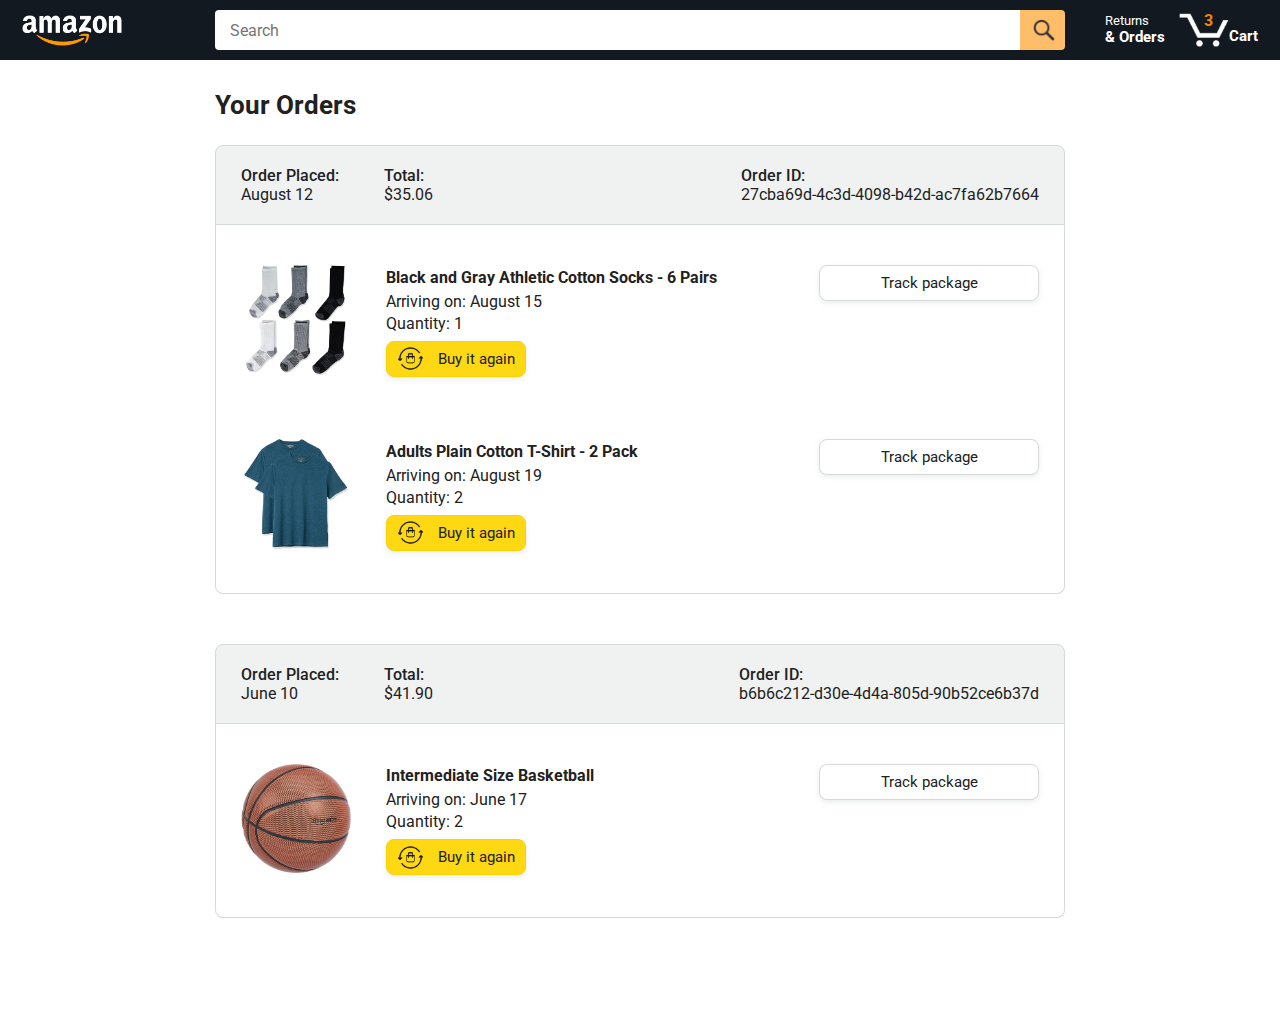
<file: orders.html>
<!DOCTYPE html>
<html>
  <head>
    <title>Orders</title>

    <!-- This code is needed for responsive design to work.
      (Responsive design = make the website look good on
      smaller screen sizes like a phone or a tablet). -->
    <meta name="viewport" content="width=device-width, initial-scale=1">

    <!-- Load a font called Roboto from Google Fonts. -->
    <link rel="preconnect" href="https://fonts.googleapis.com">
    <link rel="preconnect" href="https://fonts.gstatic.com" crossorigin>
    <link href="https://fonts.googleapis.com/css2?family=Roboto:wght@400;500;700&display=swap" rel="stylesheet">

    <!-- Here are the CSS files for this page. -->
    <link rel="stylesheet" href="styles/shared/general.css">
    <link rel="stylesheet" href="styles/shared/amazon-header.css">
    <link rel="stylesheet" href="styles/pages/orders.css">
  </head>
  <body>
    <div class="amazon-header">
      <div class="amazon-header-left-section">
        <a href="index.html" class="header-link">
          <img class="amazon-logo"
            src="images/amazon-logo-white.png">
          <img class="amazon-mobile-logo"
            src="images/amazon-mobile-logo-white.png">
        </a>
      </div>

      <div class="amazon-header-middle-section">
        <input class="search-bar" type="text" placeholder="Search">

        <button class="search-button">
          <img class="search-icon" src="images/icons/search-icon.png">
        </button>
      </div>

      <div class="amazon-header-right-section">
        <a class="orders-link header-link" href="orders.html">
          <span class="returns-text">Returns</span>
          <span class="orders-text">& Orders</span>
        </a>

        <a class="cart-link header-link" href="checkout.html">
          <img class="cart-icon" src="images/icons/cart-icon.png">
          <div class="cart-quantity">3</div>
          <div class="cart-text">Cart</div>
        </a>
      </div>
    </div>

    <div class="main">
      <div class="page-title">Your Orders</div>

      <div class="orders-grid">
        <div class="order-container">
          
          <div class="order-header">
            <div class="order-header-left-section">
              <div class="order-date">
                <div class="order-header-label">Order Placed:</div>
                <div>August 12</div>
              </div>
              <div class="order-total">
                <div class="order-header-label">Total:</div>
                <div>$35.06</div>
              </div>
            </div>

            <div class="order-header-right-section">
              <div class="order-header-label">Order ID:</div>
              <div>27cba69d-4c3d-4098-b42d-ac7fa62b7664</div>
            </div>
          </div>

          <div class="order-details-grid">
            <div class="product-image-container">
              <img src="images/products/athletic-cotton-socks-6-pairs.jpg">
            </div>

            <div class="product-details">
              <div class="product-name">
                Black and Gray Athletic Cotton Socks - 6 Pairs
              </div>
              <div class="product-delivery-date">
                Arriving on: August 15
              </div>
              <div class="product-quantity">
                Quantity: 1
              </div>
              <button class="buy-again-button button-primary">
                <img class="buy-again-icon" src="images/icons/buy-again.png">
                <span class="buy-again-message">Buy it again</span>
              </button>
            </div>

            <div class="product-actions">
              <a href="tracking.html">
                <button class="track-package-button button-secondary">
                  Track package
                </button>
              </a>
            </div>

            <div class="product-image-container">
              <img src="images/products/adults-plain-cotton-tshirt-2-pack-teal.jpg">
            </div>

            <div class="product-details">
              <div class="product-name">
                Adults Plain Cotton T-Shirt - 2 Pack
              </div>
              <div class="product-delivery-date">
                Arriving on: August 19
              </div>
              <div class="product-quantity">
                Quantity: 2
              </div>
              <button class="buy-again-button button-primary">
                <img class="buy-again-icon" src="images/icons/buy-again.png">
                <span class="buy-again-message">Buy it again</span>
              </button>
            </div>

            <div class="product-actions">
              <a href="tracking.html">
                <button class="track-package-button button-secondary">
                  Track package
                </button>
              </a>
            </div>
          </div>
        </div>

        <div class="order-container">

          <div class="order-header">
            <div class="order-header-left-section">
              <div class="order-date">
                <div class="order-header-label">Order Placed:</div>
                <div>June 10</div>
              </div>
              <div class="order-total">
                <div class="order-header-label">Total:</div>
                <div>$41.90</div>
              </div>
            </div>

            <div class="order-header-right-section">
              <div class="order-header-label">Order ID:</div>
              <div>b6b6c212-d30e-4d4a-805d-90b52ce6b37d</div>
            </div>
          </div>

          <div class="order-details-grid">
            <div class="product-image-container">
              <img src="images/products/intermediate-composite-basketball.jpg">
            </div>

            <div class="product-details">
              <div class="product-name">
                Intermediate Size Basketball
              </div>
              <div class="product-delivery-date">
                Arriving on: June 17
              </div>
              <div class="product-quantity">
                Quantity: 2
              </div>
              <button class="buy-again-button button-primary">
                <img class="buy-again-icon" src="images/icons/buy-again.png">
                <span class="buy-again-message">Buy it again</span>
              </button>
            </div>

            <div class="product-actions">
              <a href="tracking.html">
                <button class="track-package-button button-secondary">
                  Track package
                </button>
              </a>
            </div>
          </div>
        </div>
      </div>
    </div>
  </body>
</html>
</file>
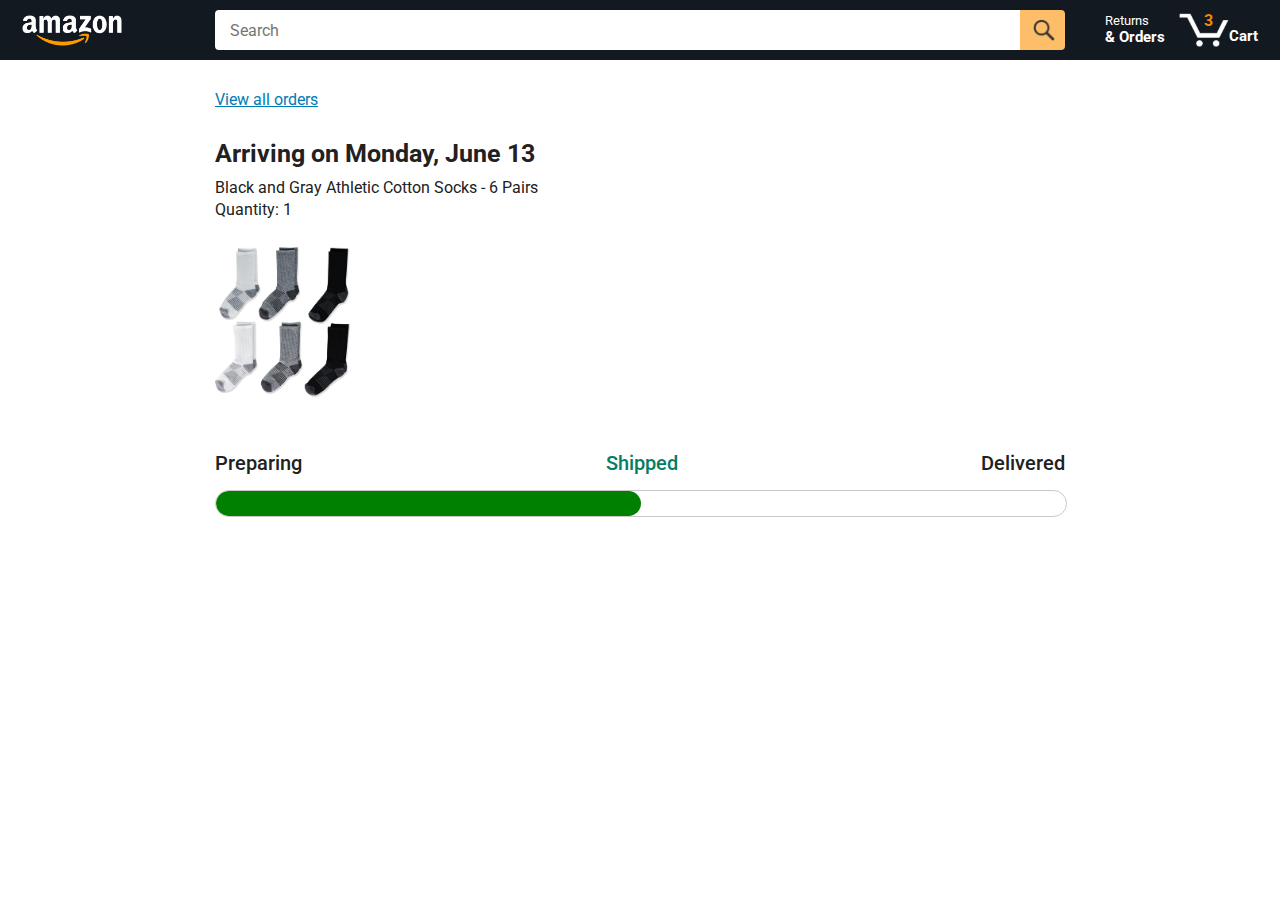
<file: tracking.html>
<!DOCTYPE html>
<html>
  <head>
    <title>Tracking</title>

    <!-- This code is needed for responsive design to work.
      (Responsive design = make the website look good on
      smaller screen sizes like a phone or a tablet). -->
    <meta name="viewport" content="width=device-width, initial-scale=1">

    <!-- Load a font called Roboto from Google Fonts. -->
    <link rel="preconnect" href="https://fonts.googleapis.com">
    <link rel="preconnect" href="https://fonts.gstatic.com" crossorigin>
    <link href="https://fonts.googleapis.com/css2?family=Roboto:wght@400;500;700&display=swap" rel="stylesheet">

    <!-- Here are the CSS files for this page. -->
    <link rel="stylesheet" href="styles/shared/general.css">
    <link rel="stylesheet" href="styles/shared/amazon-header.css">
    <link rel="stylesheet" href="styles/pages/tracking.css">
  </head>
  <body>
    <div class="amazon-header">
      <div class="amazon-header-left-section">
        <a href="index.html" class="header-link">
          <img class="amazon-logo"
            src="images/amazon-logo-white.png">
          <img class="amazon-mobile-logo"
            src="images/amazon-mobile-logo-white.png">
        </a>
      </div>

      <div class="amazon-header-middle-section">
        <input class="search-bar" type="text" placeholder="Search">

        <button class="search-button">
          <img class="search-icon" src="images/icons/search-icon.png">
        </button>
      </div>

      <div class="amazon-header-right-section">
        <a class="orders-link header-link" href="orders.html">
          <span class="returns-text">Returns</span>
          <span class="orders-text">& Orders</span>
        </a>

        <a class="cart-link header-link" href="checkout.html">
          <img class="cart-icon" src="images/icons/cart-icon.png">
          <div class="cart-quantity">3</div>
          <div class="cart-text">Cart</div>
        </a>
      </div>
    </div>

    <div class="main">
      <div class="order-tracking">
        <a class="back-to-orders-link link-primary" href="orders.html">
          View all orders
        </a>

        <div class="delivery-date">
          Arriving on Monday, June 13
        </div>

        <div class="product-info">
          Black and Gray Athletic Cotton Socks - 6 Pairs
        </div>

        <div class="product-info">
          Quantity: 1
        </div>

        <img class="product-image" src="images/products/athletic-cotton-socks-6-pairs.jpg">

        <div class="progress-labels-container">
          <div class="progress-label">
            Preparing
          </div>
          <div class="progress-label current-status">
            Shipped
          </div>
          <div class="progress-label">
            Delivered
          </div>
        </div>

        <div class="progress-bar-container">
          <div class="progress-bar"></div>
        </div>
      </div>
    </div>
  </body>
</html>
</file>
<file: styles/shared/general.css>
body {
  font-family: Roboto, Arial;
  color: rgb(33, 33, 33);
  /* The <body> element has a default margin of 8px
     on all sides. This removes the default margins. */
  margin: 0;
}

/* <p> elements have a default margin on the top
   and bottom. This removes the default margins. */
p {
  margin: 0;
}

button {
  cursor: pointer;
}

select {
  cursor: pointer;
}

input, select, button {
  font-family: Roboto, Arial;
}

.button-primary {
  color: rgb(33, 33, 33);
  background-color: rgb(255, 216, 20);
  border: 1px solid rgb(252, 210, 0);
  border-radius: 8px;
  cursor: pointer;
  box-shadow: 0 2px 5px rgba(213, 217, 217, 0.5);
}

.button-primary:hover {
  background-color: rgb(247, 202, 0);
  border: 1px solid rgb(242, 194, 0);
}

.button-primary:active {
  background: rgb(255, 216, 20);
  border-color: rgb(252, 210, 0);
  box-shadow: none;
}

.button-secondary {
  color: rgb(33, 33, 33);
  background: white;
  border: 1px solid rgb(213, 217, 217);
  border-radius: 8px;
  cursor: pointer;
  box-shadow: 0 2px 5px rgba(213, 217, 217, 0.5);
}

.button-secondary:hover {
  background-color: rgb(247, 250, 250);
}

.button-secondary:active {
  background-color: rgb(237, 253, 255);
  box-shadow: none;
}

/* These styles will limit text to 2 lines. Anything
   beyond 2 lines will be replaced with "..."
   You can find this code by using an A.I. tool or by
   searching in Google.
   https://css-tricks.com/almanac/properties/l/line-clamp/ */
.limit-text-to-2-lines {
  display: -webkit-box;
  -webkit-line-clamp: 2;
  -webkit-box-orient: vertical;
  overflow: hidden;
}

.link-primary {
  color: rgb(1, 124, 182);
  cursor: pointer;
}

.link-primary:hover {
  color: rgb(196, 80, 0);
}

/* Styles for dropdown selectors. */
select {
  color: rgb(33, 33, 33);
  background-color: rgb(240, 240, 240);
  border: 1px solid rgb(213, 217, 217);
  border-radius: 8px;
  padding: 3px 5px;
  font-size: 15px;
  cursor: pointer;
  box-shadow: 0 2px 5px rgba(213, 217, 217, 0.5);
}

select:focus,
input:focus {
  outline: 2px solid rgb(255, 153, 0);
}
</file>
<file: styles/shared/amazon-header.css>
.amazon-header {
  background-color: rgb(19, 25, 33);
  color: white;
  padding-left: 15px;
  padding-right: 15px;

  display: flex;
  align-items: center;
  justify-content: space-between;

  position: fixed;
  top: 0;
  left: 0;
  right: 0;
  height: 60px;
}

.amazon-header-left-section {
  width: 180px;
}

@media (max-width: 800px) {
  .amazon-header-left-section {
    width: unset;
  }
}

.header-link {
  display: inline-block;
  padding: 6px;
  border-radius: 2px;
  cursor: pointer;
  text-decoration: none;
  border: 1px solid rgba(0, 0, 0, 0);
}

.header-link:hover {
  border: 1px solid white;
}

.amazon-logo {
  width: 100px;
  margin-top: 5px;
}

.amazon-mobile-logo {
  display: none;
}

@media (max-width: 575px) {
  .amazon-logo {
    display: none;
  }

  .amazon-mobile-logo {
    display: block;
    height: 35px;
    margin-top: 5px;
  }
}

.amazon-header-middle-section {
  flex: 1;
  max-width: 850px;
  margin-left: 10px;
  margin-right: 10px;
  display: flex;
}

.search-bar {
  flex: 1;
  width: 0;
  font-size: 16px;
  height: 38px;
  padding-left: 15px;
  border: none;
  border-top-left-radius: 4px;
  border-bottom-left-radius: 4px;
  border-top-right-radius: 0;
  border-bottom-right-radius: 0;
}

.search-button {
  background-color: rgb(254, 189, 105);
  border: none;
  width: 45px;
  height: 40px;
  border-top-right-radius: 4px;
  border-bottom-right-radius: 4px;
  flex-shrink: 0;
}

.search-icon {
  height: 22px;
  margin-left: 2px;
  margin-top: 3px;
}

.amazon-header-right-section {
  width: 180px;
  flex-shrink: 0;
  display: flex;
  justify-content: end;
}

.orders-link {
  color: white;
}

.returns-text {
  display: block;
  font-size: 13px;
}

.orders-text {
  display: block;
  font-size: 15px;
  font-weight: 700;
}

.cart-link {
  color: white;
  display: flex;
  align-items: center;
  position: relative;
}

.cart-icon {
  width: 50px;
}

.cart-text {
  margin-top: 12px;
  font-size: 15px;
  font-weight: 700;
}

.cart-quantity {
  color: rgb(240, 136, 4);
  font-size: 16px;
  font-weight: 700;

  position: absolute;
  top: 4px;
  left: 22px;
  
  width: 26px;
  text-align: center;
}
</file>
<file: styles/pages/orders.css>
.main {
  max-width: 850px;
  margin-top: 90px;
  margin-bottom: 100px;
  padding-left: 20px;
  padding-right: 20px;

  /* margin-left: auto;
     margin-right auto;
     Is a trick for centering an element horizontally
     without needing a container. */
  margin-left: auto;
  margin-right: auto;
}

.page-title {
  font-weight: 700;
  font-size: 26px;
  margin-bottom: 25px;
}

.orders-grid {
  display: grid;
  grid-template-columns: 1fr;
  row-gap: 50px;
}

.order-header {
  background-color: rgb(240, 242, 242);
  border: 1px solid rgb(213, 217, 217);

  display: flex;
  align-items: center;
  justify-content: space-between;

  padding: 20px 25px;
  border-top-left-radius: 8px;
  border-top-right-radius: 8px;
}

.order-header-left-section {
  display: flex;
  flex-shrink: 0;
}

.order-header-label {
  font-weight: 500;
}

.order-date,
.order-total {
  margin-right: 45px;
}

.order-header-right-section {
  flex-shrink: 1;
}

@media (max-width: 575px) {
  .order-header {
    flex-direction: column;
    align-items: start;
    line-height: 23px;
    padding: 15px;
  }

  .order-header-left-section {
    flex-direction: column;
  }

  .order-header-label {
    margin-right: 5px;
  }

  .order-date,
  .order-total {
    display: grid;
    grid-template-columns: auto 1fr;
    margin-right: 0;
  }

  .order-header-right-section {
    display: grid;
    grid-template-columns: auto 1fr;
  }
}

.order-details-grid {
  padding: 40px 25px;
  border: 1px solid rgb(213, 217, 217);
  border-top: none;
  border-bottom-left-radius: 8px;
  border-bottom-right-radius: 8px;

  display: grid;
  grid-template-columns: 110px 1fr 220px;
  column-gap: 35px;
  row-gap: 60px;
  align-items: center;
}

@media (max-width: 800px) {
  .order-details-grid {
    grid-template-columns: 110px 1fr;
    row-gap: 0;
    padding-bottom: 8px;
  }
}

@media (max-width: 450px) {
  .order-details-grid {
    grid-template-columns: 1fr;
  }
}

.product-image-container {
  text-align: center;
}

.product-image-container img {
  max-width: 110px;
  max-height: 110px;
}

.product-name {
  font-weight: 700;
  margin-bottom: 5px;
}

.product-delivery-date {
  margin-bottom: 3px;
}

.product-quantity {
  margin-bottom: 8px;
}

.buy-again-button {
  font-size: 15px;
  width: 140px;
  height: 36px;
  border-radius: 8px;

  display: flex;
  align-items: center;
  justify-content: center;
}

.buy-again-icon {
  width: 25px;
  margin-right: 15px;
}

.product-actions {
  align-self: start;
}

.track-package-button {
  width: 100%;
  font-size: 15px;
  padding: 8px;
}

@media (max-width: 800px) {
  .buy-again-button {
    margin-bottom: 10px;
  }

  .product-actions {
    /* grid-column: 2 means this element will be placed
       in column 2 in the grid. (Normally, the column that
       an element is placed in is determined by the order
       of the elements in the HTML. grid-column overrides
       this default ordering). */
    grid-column: 2;
    margin-bottom: 30px;
  }

  .track-package-button {
    width: 140px;
  }
}

@media (max-width: 450px) {
  .product-image-container {
    text-align: center;
    margin-bottom: 25px;
  }

  .product-image-container img {
    max-width: 150px;
    max-height: 150px;
  }

  .product-name {
    margin-bottom: 10px;
  }

  .product-quantity {
    margin-bottom: 15px;
  }

  .buy-again-button {
    width: 100%;
    margin-bottom: 15px;
  }

  .product-actions {
    /* grid-column: auto; undos grid-column: 2; from above.
       This element will now be placed in its normal column
       in the grid. */
    grid-column: auto;
    margin-bottom: 70px;
  }

  .track-package-button {
    width: 100%;
    padding: 12px;
  }
}
</file>
<file: styles/pages/tracking.css>
.main {
  max-width: 850px;
  margin-top: 90px;
  margin-bottom: 100px;
  padding-left: 30px;
  padding-right: 30px;

  /* margin-left: auto;
     margin-right auto;
     Is a trick for centering an element horizontally
     without needing a container. */
  margin-left: auto;
  margin-right: auto;
}

.back-to-orders-link {
  display: inline-block;
  margin-bottom: 30px;
}

.delivery-date {
  font-size: 25px;
  font-weight: 700;
  margin-bottom: 10px;
}

.product-info {
  margin-bottom: 3px;
}

.product-image {
  max-width: 150px;
  max-height: 150px;
  margin-top: 25px;
  margin-bottom: 50px;
}

.progress-labels-container {
  display: flex;
  justify-content: space-between;
  font-size: 20px;
  font-weight: 500;
  margin-bottom: 15px;
}

.current-status {
  color: rgb(6, 125, 98);
}

@media (max-width: 575px) {
  .progress-labels-container {
    font-size: 16px;
  }
}

@media (max-width: 450px) {
  .progress-labels-container {
    flex-direction: column;
    margin-bottom: 5px;
  }

  .progress-label {
    margin-bottom: 3px;
  }
}

.progress-bar-container {
  height: 25px;
  width: 100%;

  border: 1px solid rgb(200, 200, 200);
  border-radius: 50px;
  overflow: hidden;
}

.progress-bar {
  height: 100%;
  background-color: green;
  border-radius: 50px;
  width: 50%;
}
</file>
